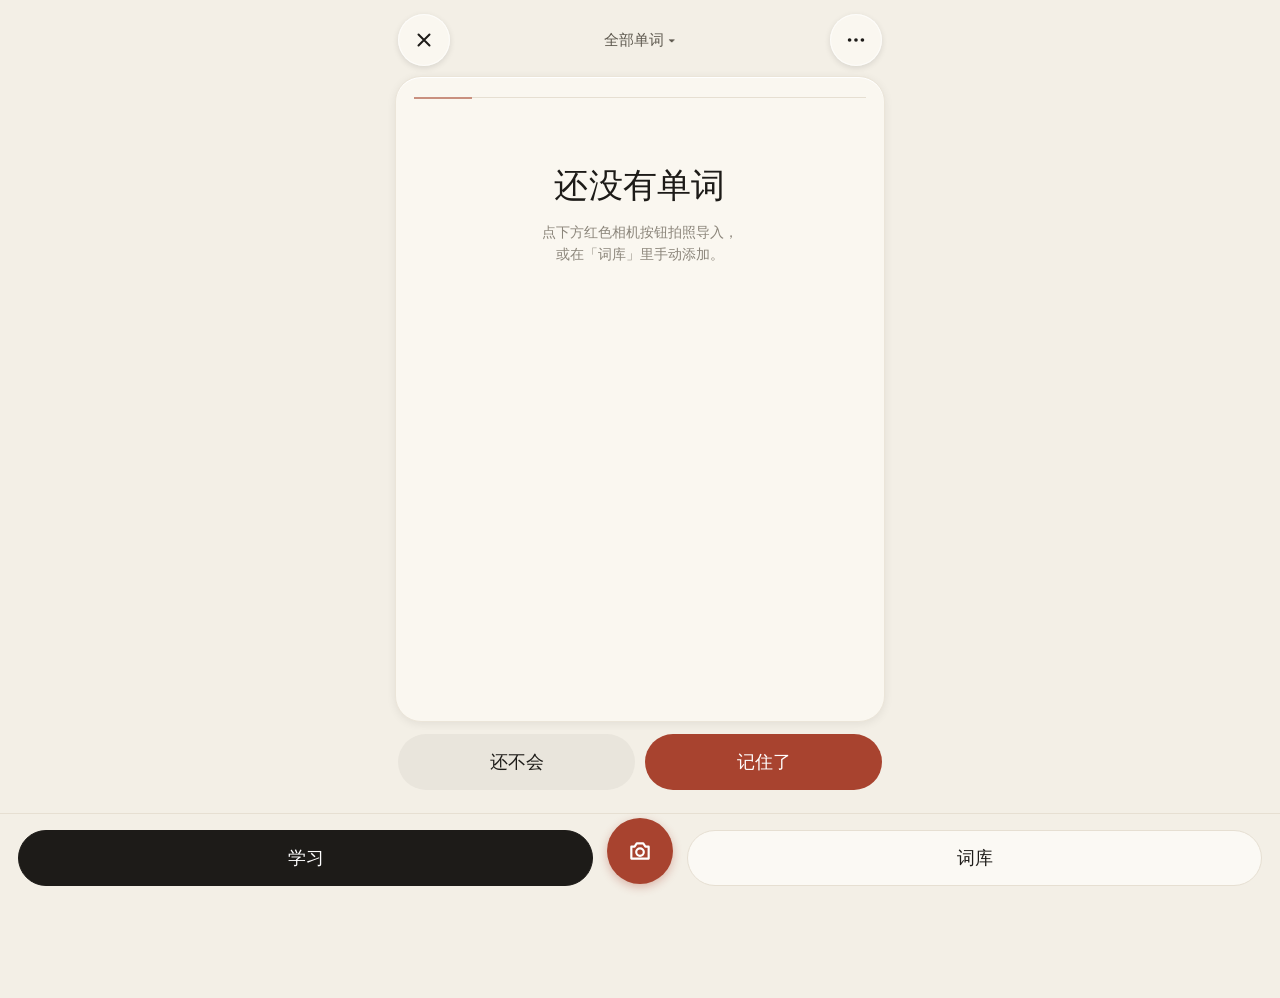
<file: vocab/index.html>
<!doctype html><html lang="zh-CN"><head><meta charset="utf-8"><script>(function(){function show(m){try{var d=document.getElementById('fatal');if(!d){d=document.createElement('div');d.id='fatal';d.style.cssText='position:fixed;left:8px;right:8px;top:calc(env(safe-area-inset-top) + 8px);z-index:99999;background:#fff3f3;color:#a00;border:1px solid #e99;border-radius:12px;padding:10px 12px;font:12px/1.4 -apple-system,monospace;white-space:pre-wrap;word-break:break-all;max-height:50vh;overflow:auto';d.onclick=function(){d.remove()};(document.body||document.documentElement).appendChild(d)}d.textContent+=(d.textContent?'\n':'')+'出错了（截图发给我；点此关闭）：\n'+m}catch(e){}}window.__showErr=show;window.addEventListener('error',function(e){show((e.message||'error')+(e.filename?' @'+e.filename.split('/').pop()+':'+e.lineno+':'+e.colno:'')+(e.error&&e.error.stack?'\n'+e.error.stack:''))});window.addEventListener('unhandledrejection',function(e){var r=e.reason;if(r&&r.name==='NotAllowedError')return;var rm=String(r&&(r.message||r)||'');if(/sw\.js|ServiceWorker|service worker|Load failed|Failed to fetch|NetworkError/i.test(rm))return;show('Promise: '+(r&&(r.stack||r.message)||r))});setTimeout(function(){if(!window.__booted)show('启动超时：app.js 未完成加载（网络或缓存问题）。下拉刷新或稍后重试。')},12000)})();</script>
<meta name="viewport" content="width=device-width,initial-scale=1,viewport-fit=cover,user-scalable=no">
<meta name="theme-color" content="#f3efe6"><link rel="manifest" href="manifest.json">
<link rel="icon" href="favicon.ico"><link rel="apple-touch-icon" href="icon-192.png"><meta name="apple-mobile-web-app-capable" content="yes"><meta name="apple-mobile-web-app-status-bar-style" content="default"><meta name="apple-mobile-web-app-title" content="拍照词库">
<meta name="referrer" content="no-referrer"><title>拍照词库</title><link rel="stylesheet" href="app.css"></head><body>
<div class="app">
<!-- 学习 -->
<section class="view on" id="v-study">
  <div class="top"><button class="rbtn" id="closeBtn" aria-label="关闭"><svg viewBox="0 0 24 24" fill="none" stroke="#1d1b18" stroke-width="2.2" stroke-linecap="round"><path d="M6 6l12 12M18 6L6 18"/></svg></button>
  <button id="catName" style="font-size:15px;color:#5e594f;max-width:55%;overflow:hidden;text-overflow:ellipsis;white-space:nowrap"></button><button class="rbtn" id="moreBtn" aria-label="更多"><svg viewBox="0 0 24 24" fill="#1d1b18"><circle cx="5" cy="12" r="2"/><circle cx="12" cy="12" r="2"/><circle cx="19" cy="12" r="2"/></svg></button></div>
  <div class="card" id="card"></div>
  <div class="fixbar" id="fixbar"><button class="rplay" id="spW" aria-label="读单词"></button><button class="gbtn" id="prev" aria-label="上一个"></button><button class="gbtn" id="next" aria-label="下一个"></button><span class="cnt" id="cnt"></span></div>
  <div class="acts"><button class="big g" id="dunno">还不会</button><button class="big r" id="gotit">记住了</button></div>
</section>
<!-- 词库 -->
<section class="view" id="v-lib">
  <div class="top"><h2>词库</h2><span id="libOkWrap"></span><button class="rbtn" id="libMore" aria-label="更多"><svg viewBox="0 0 24 24" fill="#1d1b18"><circle cx="5" cy="12" r="2"/><circle cx="12" cy="12" r="2"/><circle cx="19" cy="12" r="2"/></svg></button></div>
  <div class="pbtns"><button class="pb r" id="addParent">＋ 新建大类</button><button class="pb" id="manualBtn">✍️ 手动添加</button></div>
  <div class="list" id="catList"></div>
  <p class="muted">点分类开始学习；☰ 拖动或 ↑↓ 排序；⋯ 管理单词、重命名、删除。<br>大类数量 = 自身单词 + 全部子类单词。</p>
</section>
<!-- 单词管理 -->
<section class="view" id="v-words">
  <div class="top"><button class="rbtn" data-back>‹</button><h2 id="wTitle"></h2><span id="wOkWrap" style="width:52px"></span></div>
  <div class="pbtns"><button class="pb" id="wMoveMode">多选加入分类</button><button class="pb" id="wAddMode">从外面选词加入</button><button class="pb" id="wOutMode">多选移出分类</button><button class="pb" id="wDelMode">多选删除</button><button class="pb" id="wEditMode">编辑</button><button class="pb" id="wFix">补全音标/谐音/等级</button></div>
  <div class="list" id="wList"></div>
</section>
<!-- 拍照 -->
<section class="view" id="v-photo">
  <div class="top"><button class="rbtn" data-back>‹</button><h2>拍照导入</h2><span style="width:52px"></span></div>
  <div class="pbtns"><button class="pb" id="pickBtn">🖼 从相册选（可多张）</button><button class="pb" id="shootBtn">📷 拍一张</button></div>
  <div class="thumbs" id="thumbs"></div>
  <p class="muted" id="photoTip">可连续拍多张；识别按缩略图顺序进行，第 1 张的单词排在最前。</p>
  <button class="big r" style="width:100%;display:none" id="runOcr">开始识别</button>
  <div class="prog" id="prog" style="display:none;margin-top:14px"><div id="progT">准备中…</div><div class="bar"><i id="progB"></i></div></div>
  <p class="muted" id="ocrMode"></p>
  <div class="ecard" style="margin-top:16px"><div class="f"><label>粘贴导入链接/代码（或输入短码，如 p4）</label><textarea id="pasteBox" placeholder="输入词包短码（如 p4），或粘贴 #import= 链接 / PZCK1: 代码 / JSON"></textarea><button class="pb r" id="pasteBtn" style="margin-top:8px">导入到词库</button></div></div>
  <input type="file" id="pick" accept="image/*" multiple hidden><input type="file" id="shoot" accept="image/*" capture="environment" hidden>
</section>
<!-- 设置 -->
<section class="view" id="v-set">
  <div class="top"><button class="rbtn" data-back>‹</button><h2>识别设置</h2><button class="ok" id="setOk">✓</button></div>
  <div class="ecard"><div class="f">
    <label><input type="checkbox" id="setAI" style="width:auto;margin-right:6px">使用 AI 识别（xAI Grok，更准）</label>
    <label>xAI API Key（只保存在本机 IndexedDB，不会上传到别处）</label><input id="setKey" type="password" autocomplete="off" placeholder="xai-...">
    <label>模型</label><input id="setModel" placeholder="grok-4.7">
    <p class="muted" style="font-size:13px">没有 Key 或调用失败时，会自动改用本地 Tesseract 识别。照片会发送到 api.x.ai。</p>
  </div></div>
  <div class="pbtns"><button class="pb" id="setTest">测试 Key</button><button class="pb" id="setClear">清除 Key</button></div>
  <p class="muted" id="setMsg"></p>
</section>
<!-- 手动 -->
<section class="view" id="v-manual">
  <div class="top"><button class="rbtn" data-back>‹</button><h2 id="mTitle">手动添加</h2><button class="ok" id="mOk">✓</button></div>
  <div class="ecard"><div class="f" id="mForm"></div></div>
  <div class="pbtns"><button class="pb" id="mAuto">自动补全音标 / 谐音 / 释义 / 翻译</button></div>
</section>
</div>
<nav class="nav"><button class="tab on" id="tabStudy">学习</button><button class="cam" id="camBtn" aria-label="拍照导入"><svg viewBox="0 0 24 24" fill="none" stroke="#fff" stroke-width="2" stroke-linejoin="round"><path d="M4 8h3l2-3h6l2 3h3v11H4z"/><circle cx="12" cy="13" r="3.5"/></svg></button><button class="tab" id="tabLib">词库</button></nav>
<div class="pop" id="pop"></div><div class="toast" id="toast"></div><div class="hint" id="hint" style="display:none">轻点任意处开始朗读</div>
<div class="sheet" id="sheet"><div class="in"><div class="sht" id="sheetT"></div><div id="sheetIn"></div></div></div>
<input type="file" id="restoreFile" accept="application/json,.json" hidden>
<script src="cefr.js"></script><script src="parse.js"></script><script src="enrich.js"></script><script src="app.js"></script>
</body></html>
</file>
<file: vocab/app.css>
:root{--bg:#f3efe6;--card:#faf7f0;--line:#e6dfd2;--red:#a8432f;--red2:#b04a35;--ink:#1d1b18;--mute:#8b857a;--grey:#e9e5dc;--serif:Georgia,"Noto Serif","Noto Serif SC","Songti SC",serif}
*{box-sizing:border-box;-webkit-tap-highlight-color:transparent}
html,body{margin:0;background:var(--bg);color:var(--ink);font-family:-apple-system,"PingFang SC","Noto Sans SC","Helvetica Neue",sans-serif;-webkit-user-select:none;user-select:none}
input,textarea,select{-webkit-user-select:text;user-select:text}
button{font:inherit;color:inherit;border:0;background:none;padding:0;cursor:pointer}
.app{max-width:520px;margin:0 auto;min-height:100vh;padding:calc(env(safe-area-inset-top) + 12px) 18px calc(env(safe-area-inset-bottom) + 96px)}
.top{display:flex;justify-content:space-between;align-items:center;height:56px;margin-bottom:8px}
.top h2{font-size:17px;font-weight:600;margin:0}
.rbtn{width:52px;height:52px;border-radius:50%;background:var(--card);box-shadow:0 2px 6px #0000001c,inset 0 0 0 1px #ffffffaa;display:flex;align-items:center;justify-content:center}
.rbtn svg{width:22px;height:22px}
.card{background:var(--card);border-radius:26px;box-shadow:0 1px 0 #fff inset,0 2px 10px #00000012;border:1px solid #ebe5d9;overflow:hidden;position:relative}
.card .acc{height:1px;background:var(--line);margin:20px 18px 0;position:relative}.card .acc:before{content:"";position:absolute;left:0;top:-.5px;width:58px;height:2px;background:#c9907f}
.head{text-align:center;padding:10px 18px 14px}
.word{font-family:var(--serif);font-size:44px;font-weight:500;letter-spacing:.3px;margin:8px 0 0;line-height:1.15;word-break:break-word;position:relative;display:inline-block}
.lv{position:absolute;right:-34px;top:6px;font-family:-apple-system,sans-serif;font-size:10px;font-weight:600;color:var(--red);border:1px solid #d9a99c;border-radius:6px;padding:1px 4px;text-decoration:none;letter-spacing:0}
.lv.na{color:var(--mute);border-color:#d5cfc3}
.ipa{font-family:var(--serif);font-style:italic;color:var(--mute);font-size:17px;margin-top:12px}.ipa span{margin:0 4px}.ipa small{font-style:normal;font-size:10px;margin-right:2px;color:#b1a99b}
.mean{font-size:20px;margin-top:10px}.mean .pos{color:var(--mute);margin-right:6px}
.pill{display:inline-block;margin-top:10px;background:var(--grey);color:#5e594f;border-radius:999px;padding:5px 14px;font-size:15px}
.ex{border-top:1px solid var(--line);padding:12px 18px 14px}
.exh{display:flex;justify-content:space-between;align-items:center;color:var(--mute);font-size:15px}
.gbtn{width:52px;height:52px;border-radius:50%;background:var(--grey);display:flex;align-items:center;justify-content:center}.gbtn svg{width:22px;height:22px}
.sent{font-family:var(--serif);font-size:19px;line-height:1.75;margin-top:6px}
.sent .w{border-bottom:1.5px solid #d8d1c4;padding-bottom:1px;cursor:pointer}.sent .w.t{color:var(--red);border-color:#d9a99c}.sent .w.on{background:#efe4d7}
.trans{border-left:2px solid var(--red);padding:2px 0 2px 16px;margin:14px 0 0;color:#6b665d;font-size:17px;line-height:1.65}
.extra{font-size:14px;margin-top:10px;color:var(--mute)}.extra b{color:var(--ink);font-weight:600;margin-right:4px}
.tag{display:inline-block;font-size:11px;color:var(--red);border:1px solid #d9a99c;border-radius:5px;padding:0 4px;margin-left:6px;vertical-align:middle}
.cbar{border-top:1px solid var(--line);display:flex;align-items:center;gap:12px;padding:10px 18px}
.rplay{width:56px;height:56px;border-radius:50%;background:var(--red);color:#fff;display:flex;align-items:center;justify-content:center}.rplay svg{width:24px;height:24px}
.cnt{margin-left:auto;color:var(--mute);font-size:16px}
.acts{display:flex;gap:10px;margin-top:12px;padding-top:10px;border-top:1px solid var(--line)}
.big{flex:1;height:56px;border-radius:28px;font-size:18px}.big.g{background:var(--grey)}.big.r{background:var(--red);color:#fff}
.nav{position:fixed;left:0;right:0;bottom:0;background:var(--bg);border-top:1px solid var(--line);padding:16px 18px calc(env(safe-area-inset-bottom) + 14px);display:flex;align-items:center;gap:14px;z-index:20}
.nav .tab{flex:1;height:56px;border-radius:28px;font-size:18px;background:#fbf9f4;border:1px solid var(--line)}.nav .tab.on{background:#1d1b18;color:#fff;border-color:#1d1b18}
.nav .cam{width:66px;height:66px;border-radius:50%;background:var(--red);color:#fff;display:flex;align-items:center;justify-content:center;margin-top:-14px;box-shadow:0 3px 10px #a8432f55}.nav .cam svg{width:26px;height:26px}
.view{display:none}.view.on{display:block}
.hint{position:fixed;left:50%;transform:translateX(-50%);bottom:calc(env(safe-area-inset-bottom) + 108px);background:#1d1b18cc;color:#fff;font-size:13px;padding:7px 14px;border-radius:999px;z-index:30;transition:opacity .3s}
.toast{position:fixed;left:50%;top:80px;transform:translateX(-50%);background:#1d1b18e6;color:#fff;padding:9px 16px;border-radius:12px;z-index:60;display:none;font-size:14px;max-width:86vw}
.pop{position:fixed;left:18px;right:18px;bottom:110px;background:var(--card);border-radius:20px;box-shadow:0 8px 30px #0003;padding:16px 18px;z-index:40;display:none}
.pop .pw{font-family:var(--serif);font-size:26px}.pop .pi{font-family:var(--serif);font-style:italic;color:var(--mute);margin-left:8px}
.sheet{position:fixed;inset:0;background:#0004;z-index:50;display:none;align-items:flex-end}.sheet.on{display:flex}
.sheet .in{background:var(--bg);width:100%;border-radius:24px 24px 0 0;padding:10px 18px calc(env(safe-area-inset-bottom) + 18px)}
.sheet .item{display:block;width:100%;text-align:left;padding:15px 6px;border-bottom:1px solid var(--line);font-size:17px}
.list .row{display:flex;align-items:center;gap:10px;background:var(--card);border:1px solid #ebe5d9;border-radius:18px;padding:12px 14px;margin:10px 0}
.list .row.child{margin-left:26px;border-radius:16px}.list .row.sel{border-color:var(--red);box-shadow:0 0 0 1px var(--red)}
.row .t{flex:1;min-width:0}.row .t b{font-family:var(--serif);font-size:19px;font-weight:500}.row .t small{color:var(--mute);margin-left:6px}
.row .t .sub{color:var(--mute);font-size:13px;margin-top:2px;white-space:nowrap;overflow:hidden;text-overflow:ellipsis}
.mini{width:34px;height:34px;border-radius:50%;background:var(--grey);font-size:14px;flex:none}
.drag{color:#b9b1a3;font-size:18px;touch-action:none;padding:4px}
.chk{width:24px;height:24px;border-radius:50%;border:1.5px solid #c9c1b3;flex:none;display:flex;align-items:center;justify-content:center;color:#fff;font-size:14px}.chk.on{background:var(--red);border-color:var(--red)}
.pbtns{display:flex;gap:10px;flex-wrap:wrap;margin:6px 0 4px}.pb{height:42px;padding:0 16px;border-radius:21px;background:var(--card);border:1px solid var(--line);font-size:15px}.pb.r{background:var(--red);color:#fff;border-color:var(--red)}
.muted{color:var(--mute);font-size:14px;line-height:1.6}
.ok{width:52px;height:52px;border-radius:50%;background:var(--red);color:#fff;font-size:24px;display:flex;align-items:center;justify-content:center}
.ecard{background:var(--card);border:1px solid #ebe5d9;border-radius:20px;padding:14px;margin:10px 0;display:flex;gap:10px}.ecard.off{opacity:.55}
.ecard .f{flex:1;min-width:0}
.f input,.f textarea,.f select,.fm input,.fm textarea,.fm select{width:100%;font:inherit;font-size:15px;border:1px solid var(--line);border-radius:10px;padding:8px 10px;margin:3px 0;background:#fff;color:var(--ink)}
.f input.w{font-family:var(--serif);font-size:20px}.f textarea{min-height:52px;font-family:var(--serif)}
.f label,.fm label{display:block;font-size:12px;color:var(--mute);margin-top:6px}
.f .two{display:flex;gap:6px}
.grp{font-size:13px;color:var(--red);margin:18px 4px 2px;font-weight:600}
.thumbs{display:grid;grid-template-columns:repeat(3,1fr);gap:10px;margin:12px 0}
.th{position:relative;border-radius:14px;overflow:hidden;background:#ddd;aspect-ratio:3/4}.th img{width:100%;height:100%;object-fit:cover}
.th .n{position:absolute;left:6px;top:6px;background:var(--red);color:#fff;border-radius:10px;font-size:12px;padding:1px 7px}
.th .x{position:absolute;right:5px;top:5px;width:26px;height:26px;border-radius:50%;background:#000a;color:#fff}
.th .mv{position:absolute;bottom:5px;left:5px;right:5px;display:flex;justify-content:space-between}.th .mv button{width:30px;height:26px;border-radius:13px;background:#fffd}
.prog{background:var(--card);border-radius:18px;padding:14px;margin:10px 0}.bar{height:6px;background:var(--grey);border-radius:3px;overflow:hidden;margin-top:8px}.bar i{display:block;height:100%;background:var(--red);width:0;transition:width .3s}
#catList .row{flex-wrap:wrap;row-gap:8px}#catList .row .t{flex:1 1 calc(100% - 40px);min-width:0}#catList .row .t b{white-space:nowrap;overflow:hidden;text-overflow:ellipsis;display:block}#catList .row [data-a=study]{margin-left:30px;margin-right:auto}

#v-study{padding-bottom:190px}
.fixbar{position:fixed;left:50%;transform:translateX(-50%);width:min(520px,100%);padding:12px 18px 8px;bottom:calc(env(safe-area-inset-bottom) + 166px);display:flex;align-items:center;gap:12px;background:linear-gradient(#f3efe600,var(--bg) 35%);z-index:15}
#v-study .acts{position:fixed;left:50%;transform:translateX(-50%);width:min(520px,100%);padding:4px 18px 10px;bottom:calc(env(safe-area-inset-bottom) + 100px);margin:0;background:var(--bg);border-top:0;z-index:15}
.sht{font-size:14px;color:var(--mute);padding:4px 6px 10px;line-height:1.5}.sht:empty{display:none}.sht b{color:var(--ink);font-size:16px;display:block;margin-bottom:4px}
.item.danger{color:var(--red)}
.pop .pz{font-size:18px;margin-top:8px}

.olh{display:flex;justify-content:space-between;align-items:center;margin:18px 4px 4px;color:#8b857a;font-size:14px}.olb{background:none;border:0;color:#a5452f;font-size:14px;padding:6px 0}.ol{list-style:none;margin:0;padding:0 4px}.ol li{padding:9px 0;border-bottom:1px solid #e8e2d6;font-size:16px}.ol li span{color:#8b857a;font-size:13px}

.olact{display:flex;gap:6px;flex-wrap:wrap;align-items:center;margin:4px 0 8px}.olact .pb{height:32px;padding:0 12px;font-size:13px}
.ol li{position:relative;display:flex;align-items:center;gap:8px;overflow:hidden}.ol li .sw{flex:1;min-width:0;transition:transform .2s}
.swdel{display:none;background:#d9443a;color:#fff;border:0;border-radius:8px;height:36px;padding:0 14px;font-size:14px;flex:none}
.open>.swdel{display:block}
.lvsrc{font-size:10px;color:#8a8378;margin-left:4px;white-space:nowrap}
/* v5-4: left control group just below the volume-down button; nudge via --ctl-top */
:root{--ctl-top:50dvh}
.fixbar{left:calc(env(safe-area-inset-left) + 8px);top:var(--ctl-top);bottom:auto;transform:none;width:auto;flex-direction:column;align-items:center;gap:8px;padding:8px 6px;background:#f3efe6e6;border-radius:18px;box-shadow:0 2px 10px #0001}
.fixbar .cnt{font-size:11px}
#v-study #card{margin-left:62px}
:root{--ctl-top:53dvh}
#ctlP{position:fixed;left:12px;right:12px;top:calc(env(safe-area-inset-top) + 12px);background:var(--card,#fff);border-radius:16px;box-shadow:0 6px 24px #0003;padding:12px 14px;z-index:70;font-size:15px}
#ctlP .ctlr{display:flex;gap:8px;align-items:center;margin-top:8px}#ctlP input{flex:1}#ctlP .pb{height:34px;padding:0 10px;font-size:13px}
@keyframes sl{from{transform:translateX(40px);opacity:.3}to{transform:none;opacity:1}}@keyframes sr{from{transform:translateX(-40px);opacity:.3}to{transform:none;opacity:1}}
#card.sl{animation:sl .22s ease-out}#card.sr{animation:sr .22s ease-out}
html,body{overscroll-behavior-x:none}#v-study{touch-action:pan-y}
.lv{position:static;display:inline-block;vertical-align:top;margin-left:6px;font-size:12px}.lvsrc{display:block;margin:2px 0 0}.ol .lvsrc,.row .lvsrc{display:inline}
/* v5-13 */
.word{white-space:nowrap;word-break:keep-all;overflow-wrap:normal;hyphens:none;max-width:100%}
.word .wt{white-space:nowrap}
html,body,*{scrollbar-width:none}::-webkit-scrollbar{display:none;width:0;height:0}
html,body{overflow-x:hidden;max-width:100%}
#v-study{padding-bottom:calc(env(safe-area-inset-bottom) + 180px)}
#v-study .head{padding-top:14px;padding-bottom:12px}#v-study .ex{padding-top:12px;padding-bottom:14px}
.fixbar{width:64px;box-sizing:border-box;padding:8px 4px}
.fixbar .cnt{width:56px;margin:0;text-align:center;font-size:10px;line-height:1.25;font-variant-numeric:tabular-nums;white-space:nowrap;overflow:hidden}
.fixbar .cnt b,.fixbar .cnt i{display:block;font-weight:600;font-style:normal}
.hint{bottom:calc(env(safe-area-inset-bottom) + 178px);font-size:12px;padding:5px 12px}
#card .ipa span{white-space:nowrap;display:inline-block}
button,.gbtn,.rplay{touch-action:manipulation;-webkit-tap-highlight-color:transparent}
/* v5-15: lighter integrated left controls */
:root{--ctl-top:45dvh}
.fixbar{width:54px;padding:6px 0 7px;gap:2px;background:color-mix(in srgb,var(--card) 78%,transparent);-webkit-backdrop-filter:blur(10px);backdrop-filter:blur(10px);border:1px solid #ebe5d9aa;border-radius:22px;box-shadow:0 1px 0 #fff inset,0 2px 10px #0000000d}
.fixbar .rplay{width:44px;height:44px;margin-bottom:2px}.fixbar .rplay svg{width:20px;height:20px}
#prev,#next{width:46px;height:44px;background:transparent;position:relative}
#prev::before,#next::before{content:'';position:absolute;left:50%;top:50%;width:34px;height:34px;margin:-17px 0 0 -17px;border-radius:50%;background:var(--grey);opacity:.75;z-index:-1}
#prev,#next{isolation:isolate}#prev svg,#next svg{width:15px;height:15px}
#prev:active::before,#next:active::before{opacity:1}
.fixbar .cnt{width:50px;font-size:9.5px;color:var(--mute);opacity:.85;margin-top:2px}.fixbar .cnt b{font-weight:500}
/* v5-16: no rail — free-floating light-grey circles on the background */
.fixbar{background:none!important;border:0!important;box-shadow:none!important;-webkit-backdrop-filter:none!important;backdrop-filter:none!important;border-radius:0;padding:0;gap:6px;width:54px}
.fixbar .rplay{width:42px;height:42px;margin-bottom:4px;box-shadow:0 2px 6px #c8102e33}
#prev,#next{width:48px;height:46px}
#prev::before,#next::before{width:40px!important;height:40px!important;margin:-20px 0 0 -20px!important;opacity:1!important;background:#e8e4db!important;box-shadow:none!important;border:0!important}
#prev:active::before,#next:active::before{background:#dcd7cc!important}
#prev svg,#next svg{width:16px;height:16px;color:#6b665d}
.fixbar .cnt{font-size:9px;opacity:.6;margin-top:0}
#v-study #card{margin-left:50px}
/* v5-16b: full-width card, controls float on its left edge */
#v-study #card{margin-left:-3px!important;margin-right:-3px;box-sizing:border-box}
.fixbar{left:calc(env(safe-area-inset-left) + 15px)!important;z-index:20}
#v-study .ex,#v-study .extra{padding-left:64px}
#prev::before,#next::before{background:#7a705f1a!important}
#prev:active::before,#next:active::before{background:#7a705f30!important}
.fixbar .rplay{opacity:.92}
.fixbar{touch-action:none;-webkit-user-select:none;user-select:none;-webkit-touch-callout:none;transition:transform .15s}
.fixbar.dragging{transform:scale(1.08);filter:drop-shadow(0 6px 12px #0002)}

.ol li,.list .row{touch-action:pan-y}#v-lib,#v-cat{touch-action:pan-y}

.selhd{display:inline-flex;align-items:center;gap:8px;padding:6px 4px;margin:4px 0;color:#8b857a;font-size:14px;cursor:pointer}
.chk{cursor:pointer}.chk:not(.on){color:transparent}
.delsel{position:fixed;left:16px;bottom:calc(104px + env(safe-area-inset-bottom));z-index:50;height:46px;padding:0 20px;border-radius:23px;background:#d9443a;color:#fff;border:0;font-size:15px;box-shadow:0 4px 14px rgba(0,0,0,.18)}
</file>
